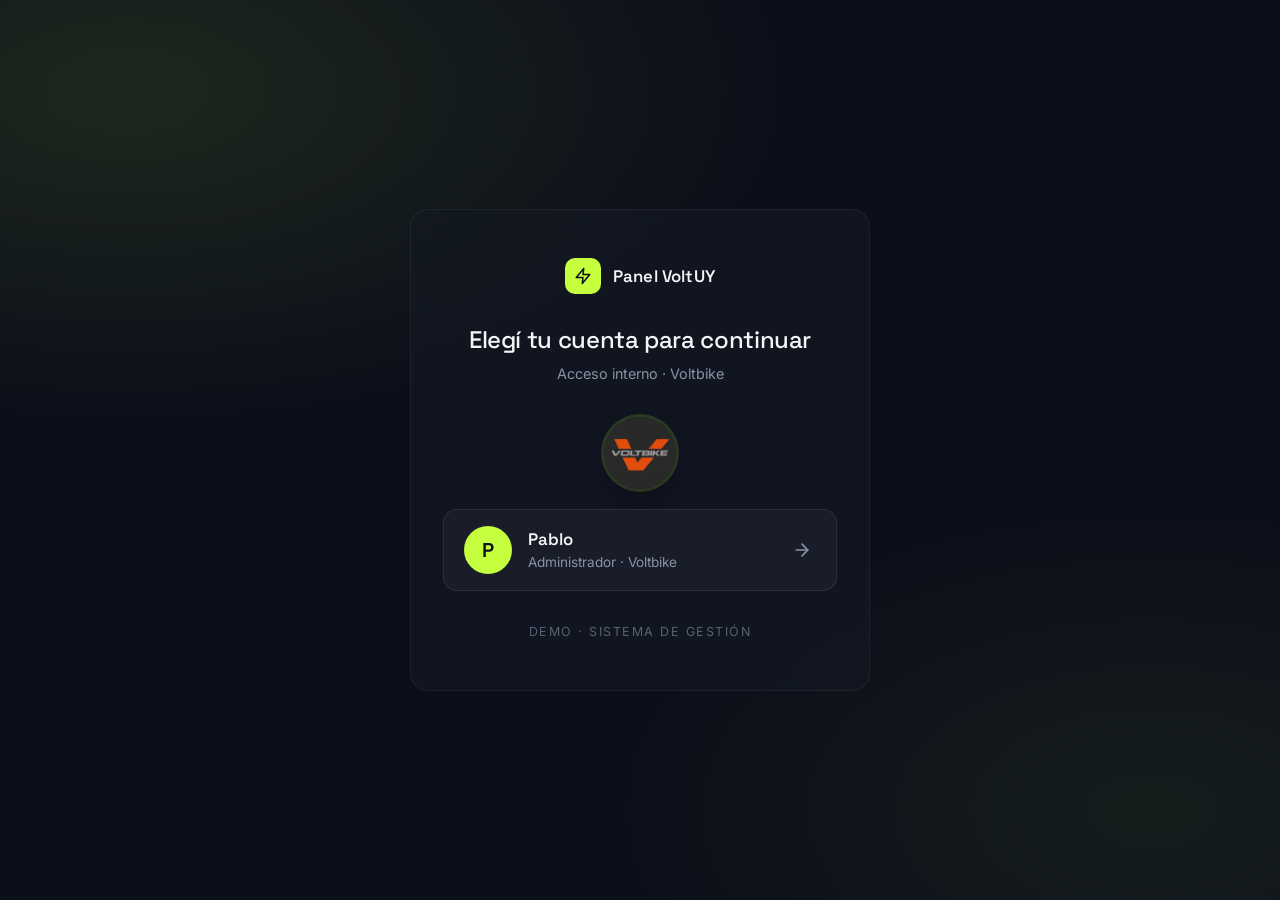
<file: index.html>
<!DOCTYPE html>
<html lang="es">
<head>
  <meta charset="UTF-8" />
  <meta name="viewport" content="width=device-width, initial-scale=1.0" />
  <meta name="robots" content="noindex, nofollow" />
  <title>Panel VoltUY · Ingresar</title>

  <link rel="preconnect" href="https://fonts.googleapis.com" />
  <link rel="preconnect" href="https://fonts.gstatic.com" crossorigin />
  <link href="https://fonts.googleapis.com/css2?family=Inter:wght@300;400;500;600;700&family=Space+Grotesk:wght@400;500;600;700&display=swap" rel="stylesheet" />

  <link rel="stylesheet" href="styles.css" />
</head>
<body class="login-body">

  <main class="login">
    <div class="login__brand">
      <div class="login__logo" aria-hidden="true">
        <svg viewBox="0 0 24 24" fill="none" stroke="currentColor" stroke-width="2" stroke-linecap="round" stroke-linejoin="round">
          <polygon points="13 2 3 14 12 14 11 22 21 10 12 10 13 2" />
        </svg>
      </div>
      <p class="login__tag">Panel VoltUY</p>
    </div>

    <h1 class="login__title">Elegí tu cuenta para continuar</h1>
    <p class="login__sub">Acceso interno · Voltbike</p>

    <div class="login__photo" aria-hidden="true">
      <img src="VOLTALOGO.png" alt="" />
    </div>

    <button type="button" class="user-tile" id="loginPablo">
      <div class="user-tile__avatar">P</div>
      <div class="user-tile__info">
        <p class="user-tile__name">Pablo</p>
        <p class="user-tile__role">Administrador · Voltbike</p>
      </div>
      <span class="user-tile__arrow" aria-hidden="true">
        <svg viewBox="0 0 24 24" fill="none" stroke="currentColor" stroke-width="2" stroke-linecap="round" stroke-linejoin="round">
          <path d="M5 12h14" />
          <path d="m12 5 7 7-7 7" />
        </svg>
      </span>
    </button>

    <p class="login__foot">Demo · Sistema de gestión</p>
  </main>

  <script>
    document.getElementById('loginPablo').addEventListener('click', function () {
      try { localStorage.setItem('voltUser', 'Pablo'); } catch (e) {}
      window.location.href = 'panel.html';
    });
  </script>

</body>
</html>
</file>
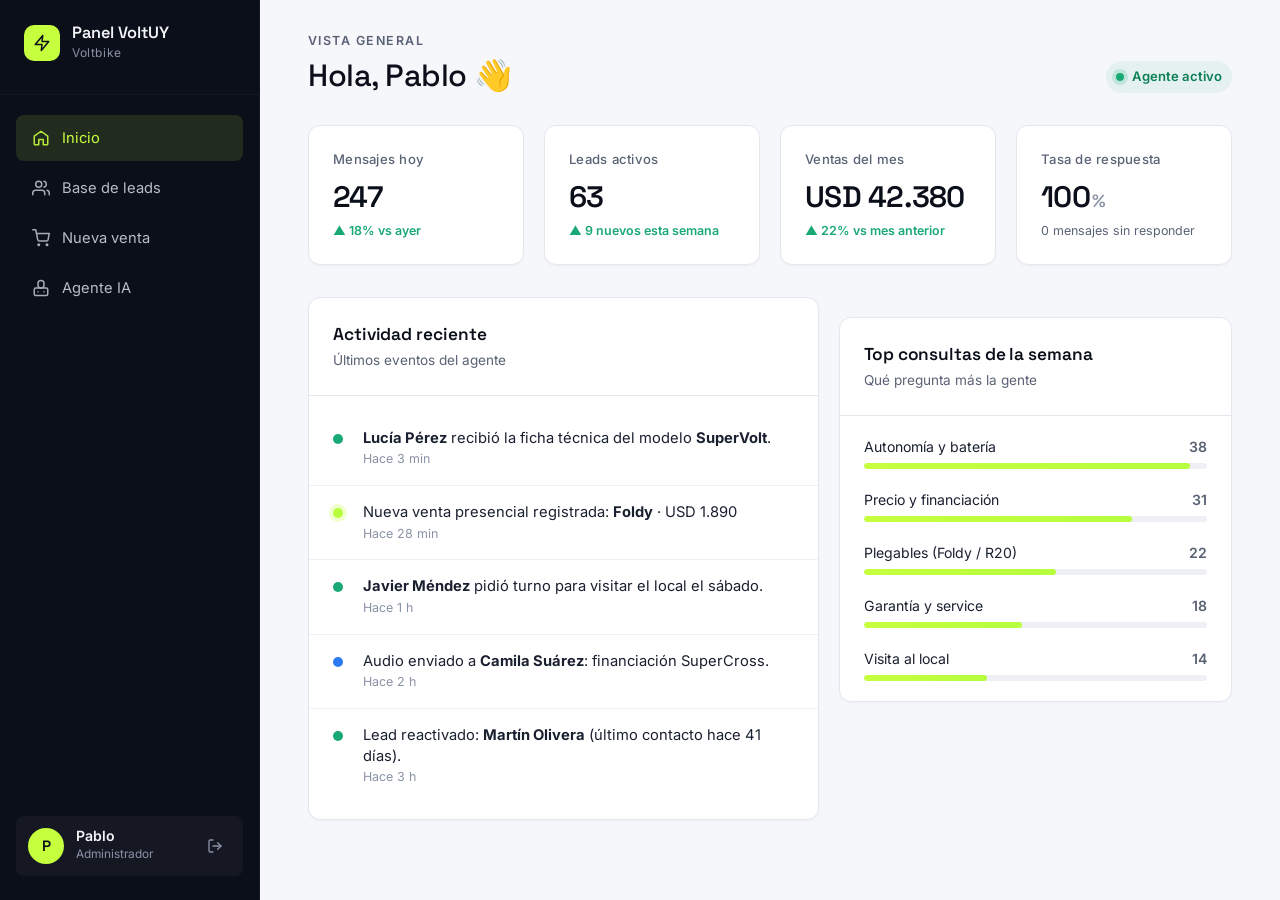
<file: panel.html>
<!DOCTYPE html>
<html lang="es">
<head>
  <meta charset="UTF-8" />
  <meta name="viewport" content="width=device-width, initial-scale=1.0" />
  <meta name="robots" content="noindex, nofollow" />
  <title>Panel VoltUY</title>

  <link rel="preconnect" href="https://fonts.googleapis.com" />
  <link rel="preconnect" href="https://fonts.gstatic.com" crossorigin />
  <link href="https://fonts.googleapis.com/css2?family=Inter:wght@300;400;500;600;700&family=Space+Grotesk:wght@400;500;600;700&display=swap" rel="stylesheet" />

  <link rel="stylesheet" href="styles.css" />
</head>
<body class="app-body">

  <!-- ============================================================
       LAYOUT
       ============================================================ -->
  <div class="app">

    <!-- ============== SIDEBAR ============== -->
    <aside class="sidebar">
      <div class="sidebar__brand">
        <div class="sidebar__logo" aria-hidden="true">
          <svg viewBox="0 0 24 24" fill="none" stroke="currentColor" stroke-width="2" stroke-linecap="round" stroke-linejoin="round">
            <polygon points="13 2 3 14 12 14 11 22 21 10 12 10 13 2" />
          </svg>
        </div>
        <div>
          <p class="sidebar__brand-name">Panel VoltUY</p>
          <p class="sidebar__brand-sub">Voltbike</p>
        </div>
      </div>

      <nav class="nav">
        <button type="button" class="nav__item is-active" data-view="inicio">
          <svg viewBox="0 0 24 24" fill="none" stroke="currentColor" stroke-width="2" stroke-linecap="round" stroke-linejoin="round"><path d="M3 9.5 12 3l9 6.5V20a1 1 0 0 1-1 1h-5v-7h-6v7H4a1 1 0 0 1-1-1z"/></svg>
          <span>Inicio</span>
        </button>
        <button type="button" class="nav__item" data-view="leads">
          <svg viewBox="0 0 24 24" fill="none" stroke="currentColor" stroke-width="2" stroke-linecap="round" stroke-linejoin="round"><path d="M17 21v-2a4 4 0 0 0-4-4H5a4 4 0 0 0-4 4v2"/><circle cx="9" cy="7" r="4"/><path d="M23 21v-2a4 4 0 0 0-3-3.87"/><path d="M16 3.13a4 4 0 0 1 0 7.75"/></svg>
          <span>Base de leads</span>
        </button>
        <button type="button" class="nav__item" data-view="venta">
          <svg viewBox="0 0 24 24" fill="none" stroke="currentColor" stroke-width="2" stroke-linecap="round" stroke-linejoin="round"><circle cx="9" cy="21" r="1"/><circle cx="20" cy="21" r="1"/><path d="M1 1h4l2.7 13.4a2 2 0 0 0 2 1.6h9.7a2 2 0 0 0 2-1.6L23 6H6"/></svg>
          <span>Nueva venta</span>
        </button>
        <button type="button" class="nav__item" data-view="agente">
          <svg viewBox="0 0 24 24" fill="none" stroke="currentColor" stroke-width="2" stroke-linecap="round" stroke-linejoin="round"><path d="M12 2a4 4 0 0 1 4 4v2a4 4 0 0 1-8 0V6a4 4 0 0 1 4-4z"/><rect x="3" y="12" width="18" height="10" rx="2"/><path d="M8 17h.01"/><path d="M16 17h.01"/></svg>
          <span>Agente IA</span>
        </button>
      </nav>

      <div class="sidebar__foot">
        <div class="userpill" id="userPill">
          <div class="userpill__avatar">P</div>
          <div class="userpill__info">
            <p class="userpill__name" id="userName">Pablo</p>
            <p class="userpill__role">Administrador</p>
          </div>
          <button type="button" class="userpill__out" id="logoutBtn" title="Cerrar sesión">
            <svg viewBox="0 0 24 24" fill="none" stroke="currentColor" stroke-width="2" stroke-linecap="round" stroke-linejoin="round"><path d="M9 21H5a2 2 0 0 1-2-2V5a2 2 0 0 1 2-2h4"/><polyline points="16 17 21 12 16 7"/><line x1="21" y1="12" x2="9" y2="12"/></svg>
          </button>
        </div>
      </div>
    </aside>

    <!-- ============== MAIN ============== -->
    <main class="main">

      <!-- =================================================
           VIEW: INICIO
           ================================================= -->
      <section class="view is-active" data-view="inicio">
        <header class="view__head">
          <div>
            <p class="view__crumb">Vista general</p>
            <h1 class="view__title">Hola, <span id="greetName">Pablo</span> 👋</h1>
          </div>
          <div class="view__head-right">
            <span class="status status--ok"><span class="status__dot"></span> Agente activo</span>
          </div>
        </header>

        <div class="kpis">
          <article class="kpi">
            <p class="kpi__label">Mensajes hoy</p>
            <p class="kpi__value">247</p>
            <p class="kpi__delta kpi__delta--up">▲ 18% vs ayer</p>
          </article>
          <article class="kpi">
            <p class="kpi__label">Leads activos</p>
            <p class="kpi__value">63</p>
            <p class="kpi__delta kpi__delta--up">▲ 9 nuevos esta semana</p>
          </article>
          <article class="kpi">
            <p class="kpi__label">Ventas del mes</p>
            <p class="kpi__value">USD 42.380</p>
            <p class="kpi__delta kpi__delta--up">▲ 22% vs mes anterior</p>
          </article>
          <article class="kpi">
            <p class="kpi__label">Tasa de respuesta</p>
            <p class="kpi__value">100<span class="kpi__small">%</span></p>
            <p class="kpi__delta">0 mensajes sin responder</p>
          </article>
        </div>

        <div class="row">
          <article class="panel">
            <header class="panel__head">
              <h2 class="panel__title">Actividad reciente</h2>
              <p class="panel__sub">Últimos eventos del agente</p>
            </header>
            <ul class="activity">
              <li class="activity__item">
                <span class="activity__dot activity__dot--ok"></span>
                <div>
                  <p class="activity__text"><b>Lucía Pérez</b> recibió la ficha técnica del modelo <b>SuperVolt</b>.</p>
                  <p class="activity__time">Hace 3 min</p>
                </div>
              </li>
              <li class="activity__item">
                <span class="activity__dot activity__dot--sale"></span>
                <div>
                  <p class="activity__text">Nueva venta presencial registrada: <b>Foldy</b> · USD 1.890</p>
                  <p class="activity__time">Hace 28 min</p>
                </div>
              </li>
              <li class="activity__item">
                <span class="activity__dot activity__dot--ok"></span>
                <div>
                  <p class="activity__text"><b>Javier Méndez</b> pidió turno para visitar el local el sábado.</p>
                  <p class="activity__time">Hace 1 h</p>
                </div>
              </li>
              <li class="activity__item">
                <span class="activity__dot activity__dot--audio"></span>
                <div>
                  <p class="activity__text">Audio enviado a <b>Camila Suárez</b>: financiación SuperCross.</p>
                  <p class="activity__time">Hace 2 h</p>
                </div>
              </li>
              <li class="activity__item">
                <span class="activity__dot activity__dot--ok"></span>
                <div>
                  <p class="activity__text">Lead reactivado: <b>Martín Olivera</b> (último contacto hace 41 días).</p>
                  <p class="activity__time">Hace 3 h</p>
                </div>
              </li>
            </ul>
          </article>

          <article class="panel">
            <header class="panel__head">
              <h2 class="panel__title">Top consultas de la semana</h2>
              <p class="panel__sub">Qué pregunta más la gente</p>
            </header>
            <ul class="bars">
              <li>
                <div class="bars__row"><span>Autonomía y batería</span><span class="bars__n">38</span></div>
                <div class="bars__track"><div class="bars__fill" style="width: 95%"></div></div>
              </li>
              <li>
                <div class="bars__row"><span>Precio y financiación</span><span class="bars__n">31</span></div>
                <div class="bars__track"><div class="bars__fill" style="width: 78%"></div></div>
              </li>
              <li>
                <div class="bars__row"><span>Plegables (Foldy / R20)</span><span class="bars__n">22</span></div>
                <div class="bars__track"><div class="bars__fill" style="width: 56%"></div></div>
              </li>
              <li>
                <div class="bars__row"><span>Garantía y service</span><span class="bars__n">18</span></div>
                <div class="bars__track"><div class="bars__fill" style="width: 46%"></div></div>
              </li>
              <li>
                <div class="bars__row"><span>Visita al local</span><span class="bars__n">14</span></div>
                <div class="bars__track"><div class="bars__fill" style="width: 36%"></div></div>
              </li>
            </ul>
          </article>
        </div>
      </section>

      <!-- =================================================
           VIEW: BASE DE LEADS
           ================================================= -->
      <section class="view" data-view="leads">
        <header class="view__head">
          <div>
            <p class="view__crumb">CRM · clientes y prospectos</p>
            <h1 class="view__title">Base de leads</h1>
          </div>
          <div class="view__head-right">
            <input type="text" class="input input--search" placeholder="Buscar por nombre o teléfono..." id="leadsSearch" />
          </div>
        </header>

        <div class="leads__stats">
          <span class="chip chip--ok">63 activos</span>
          <span class="chip">128 en seguimiento</span>
          <span class="chip">42 enfriados (más de 30 días)</span>
        </div>

        <div class="table-wrap">
          <table class="table" id="leadsTable">
            <thead>
              <tr>
                <th>Cliente</th>
                <th>Teléfono</th>
                <th>Estado</th>
                <th>Producto de interés</th>
                <th>Última interacción</th>
                <th class="ta-right">Acción</th>
              </tr>
            </thead>
            <tbody id="leadsBody"><!-- populated by JS --></tbody>
          </table>
        </div>
      </section>

      <!-- =================================================
           VIEW: NUEVA VENTA
           ================================================= -->
      <section class="view" data-view="venta">
        <header class="view__head">
          <div>
            <p class="view__crumb">Cargar venta presencial</p>
            <h1 class="view__title">Nueva venta</h1>
          </div>
        </header>

        <p class="view__lede">
          Registrá una venta que se cerró en el local. Los datos se suman a la base de clientes y disparan el flujo de posventa.
        </p>

        <form class="form" id="ventaForm">
          <div class="form__grid">
            <div class="field">
              <label for="vName">Nombre completo</label>
              <input id="vName" name="nombre" type="text" required placeholder="Ej: Pablo Rodríguez" />
            </div>
            <div class="field">
              <label for="vPhone">Número de teléfono</label>
              <input id="vPhone" name="telefono" type="tel" required placeholder="+598 99 ..." />
            </div>
          </div>

          <div class="field">
            <label>Productos comprados</label>
            <p class="field__hint">Marcá uno o varios. El total se calcula solo.</p>
            <div class="products" id="products"><!-- populated by JS --></div>
          </div>

          <div class="form__foot">
            <div class="total">
              <span class="total__label">Total</span>
              <span class="total__amount">USD <span id="vTotal">0</span></span>
            </div>
            <button type="submit" class="btn btn--primary btn--lg">
              Registrar venta
              <svg viewBox="0 0 24 24" fill="none" stroke="currentColor" stroke-width="2" stroke-linecap="round" stroke-linejoin="round"><polyline points="20 6 9 17 4 12"/></svg>
            </button>
          </div>
        </form>
      </section>

      <!-- =================================================
           VIEW: AGENTE IA
           ================================================= -->
      <section class="view" data-view="agente">
        <header class="view__head">
          <div>
            <p class="view__crumb">Configuración</p>
            <h1 class="view__title">Agente IA</h1>
          </div>
        </header>

        <article class="panel">
          <header class="panel__head panel__head--row">
            <div>
              <h2 class="panel__title">Estado</h2>
              <p class="panel__sub" id="agentSub">El agente está atendiendo el 100% de las conversaciones entrantes.</p>
            </div>
            <label class="toggle">
              <input type="checkbox" id="agentToggle" checked />
              <span class="toggle__slider" aria-hidden="true"></span>
              <span class="toggle__label" id="toggleLabel">Activo</span>
            </label>
          </header>

          <div class="agent-stats">
            <div>
              <p class="agent-stats__num">100%</p>
              <p class="agent-stats__label">Tasa de respuesta</p>
            </div>
            <div>
              <p class="agent-stats__num">8s</p>
              <p class="agent-stats__label">Tiempo de respuesta promedio</p>
            </div>
            <div>
              <p class="agent-stats__num">12</p>
              <p class="agent-stats__label">Audios enviados hoy</p>
            </div>
          </div>
        </article>

        <article class="panel">
          <header class="panel__head">
            <h2 class="panel__title">Audios pregrabados</h2>
            <p class="panel__sub">Los manda el agente en los momentos clave.</p>
          </header>
          <ul class="audios">
            <li>
              <div class="audios__info"><b>Presentación VoltUY</b> · 35s</div>
              <button class="btn btn--ghost btn--sm"><svg viewBox="0 0 24 24" fill="currentColor"><polygon points="6 4 20 12 6 20 6 4"/></svg> Reproducir</button>
            </li>
            <li>
              <div class="audios__info"><b>Financiación · planes 12 cuotas</b> · 48s</div>
              <button class="btn btn--ghost btn--sm"><svg viewBox="0 0 24 24" fill="currentColor"><polygon points="6 4 20 12 6 20 6 4"/></svg> Reproducir</button>
            </li>
            <li>
              <div class="audios__info"><b>Cómo llegar al local</b> · 22s</div>
              <button class="btn btn--ghost btn--sm"><svg viewBox="0 0 24 24" fill="currentColor"><polygon points="6 4 20 12 6 20 6 4"/></svg> Reproducir</button>
            </li>
            <li>
              <div class="audios__info"><b>Garantía y service</b> · 41s</div>
              <button class="btn btn--ghost btn--sm"><svg viewBox="0 0 24 24" fill="currentColor"><polygon points="6 4 20 12 6 20 6 4"/></svg> Reproducir</button>
            </li>
          </ul>
        </article>
      </section>

    </main>
  </div>

  <!-- Toast -->
  <div class="toast" id="toast" aria-live="polite"></div>

  <script src="app.js"></script>
</body>
</html>
</file>
<file: styles.css>
/* ============================================================
   Panel VoltUY — demo
   ============================================================ */

:root {
  /* color — paleta cohesiva con la propuesta */
  --ink:        #0B0F1A;
  --ink-2:      #1A2030;
  --muted:      #5A6275;
  --muted-2:    #8A92A6;
  --line:       #E5E7EE;
  --line-2:     #EEF0F5;
  --bg:         #F6F7FB;
  --surface:    #FFFFFF;
  --dark:       #0B0F1A;
  --dark-2:     #141926;

  --accent:     #C6FF3D;
  --accent-2:   #B6FE3E;
  --accent-ink: #0B0F1A;

  --ok:         #19A974;
  --warn:       #E0A92A;
  --bad:        #D9445A;
  --info:       #2D7BF4;

  /* type */
  --font-display: "Space Grotesk", system-ui, sans-serif;
  --font-body:    "Inter", system-ui, sans-serif;

  /* spacing */
  --s-1: 0.25rem;
  --s-2: 0.5rem;
  --s-3: 0.75rem;
  --s-4: 1rem;
  --s-5: 1.25rem;
  --s-6: 1.5rem;
  --s-7: 2rem;
  --s-8: 3rem;
  --s-9: 4rem;

  --radius:    12px;
  --radius-sm: 8px;
  --radius-lg: 18px;

  --shadow-sm: 0 1px 2px rgba(11, 15, 26, 0.04);
  --shadow:    0 4px 18px -8px rgba(11, 15, 26, 0.12);
  --shadow-lg: 0 24px 60px -28px rgba(11, 15, 26, 0.25);

  --ease: cubic-bezier(0.22, 0.61, 0.36, 1);
}

* , *::before, *::after { box-sizing: border-box; }
html, body { margin: 0; padding: 0; }
body {
  font-family: var(--font-body);
  font-size: 0.9375rem;
  line-height: 1.5;
  color: var(--ink);
  background: var(--bg);
  -webkit-font-smoothing: antialiased;
  -moz-osx-font-smoothing: grayscale;
}
button { font: inherit; cursor: pointer; }
input, textarea, select { font: inherit; }
ul { list-style: none; padding: 0; margin: 0; }
h1, h2, h3, p { margin: 0; }
svg { display: block; }

::selection { background: var(--accent); color: var(--accent-ink); }

/* ============================================================
   LOGIN
   ============================================================ */
.login-body {
  min-height: 100vh;
  background:
    radial-gradient(1200px 600px at 10% 10%, rgba(198, 255, 61, 0.10), transparent 55%),
    radial-gradient(900px 500px at 90% 90%, rgba(198, 255, 61, 0.06), transparent 60%),
    var(--dark);
  color: #F4F5F8;
  display: grid;
  place-items: center;
  padding: var(--s-7);
}
.login {
  width: 100%;
  max-width: 460px;
  padding: var(--s-8) var(--s-7);
  background: rgba(20, 25, 38, 0.6);
  backdrop-filter: blur(10px);
  border: 1px solid rgba(255, 255, 255, 0.06);
  border-radius: var(--radius-lg);
  text-align: center;
}
.login__brand { display: inline-flex; align-items: center; gap: var(--s-3); margin-bottom: var(--s-7); }
.login__logo {
  width: 36px; height: 36px;
  display: inline-flex; align-items: center; justify-content: center;
  background: var(--accent); color: var(--accent-ink);
  border-radius: 10px;
}
.login__logo svg { width: 18px; height: 18px; }
.login__tag {
  font-family: var(--font-display);
  font-size: 1.05rem;
  font-weight: 600;
  letter-spacing: 0.01em;
}
.login__title {
  font-family: var(--font-display);
  font-size: 1.5rem;
  font-weight: 500;
  letter-spacing: -0.015em;
  line-height: 1.2;
  margin-bottom: var(--s-2);
}
.login__sub { color: #8A92A6; font-size: 0.9rem; margin-bottom: var(--s-7); }
.login__photo {
  width: 72px;
  height: 72px;
  min-width: 72px;
  min-height: 72px;
  max-width: 72px;
  max-height: 72px;
  margin: 0 auto var(--s-5);
  border-radius: 50%;
  overflow: hidden;
  background: #1A2030;
  box-shadow:
    0 0 0 3px rgba(198, 255, 61, 0.16),
    0 10px 24px -10px rgba(0, 0, 0, 0.5);
  display: flex;
  align-items: center;
  justify-content: center;
  flex-shrink: 0;
}
.login__photo img {
  width: 72px;
  height: 72px;
  max-width: 72px;
  max-height: 72px;
  object-fit: cover;
  display: block;
}
.user-tile {
  width: 100%;
  display: grid;
  grid-template-columns: 48px 1fr 24px;
  gap: var(--s-4);
  align-items: center;
  padding: var(--s-4) var(--s-5);
  background: rgba(255, 255, 255, 0.04);
  border: 1px solid rgba(255, 255, 255, 0.08);
  border-radius: 14px;
  color: #F4F5F8;
  text-align: left;
  transition: background 0.2s var(--ease), border-color 0.2s var(--ease), transform 0.2s var(--ease);
}
.user-tile:hover {
  background: rgba(198, 255, 61, 0.08);
  border-color: rgba(198, 255, 61, 0.4);
  transform: translateY(-1px);
}
.user-tile__avatar {
  width: 48px; height: 48px;
  display: inline-flex; align-items: center; justify-content: center;
  background: var(--accent); color: var(--accent-ink);
  border-radius: 50%;
  font-family: var(--font-display);
  font-weight: 600;
  font-size: 1.25rem;
}
.user-tile__name { font-family: var(--font-display); font-weight: 600; font-size: 1.05rem; }
.user-tile__role { color: #8A92A6; font-size: 0.85rem; }
.user-tile__arrow { color: #8A92A6; display: inline-flex; }
.user-tile__arrow svg { width: 20px; height: 20px; }
.user-tile:hover .user-tile__arrow { color: var(--accent); }
.login__foot { margin-top: var(--s-7); color: #5A6275; font-size: 0.78rem; letter-spacing: 0.12em; text-transform: uppercase; }

/* ============================================================
   APP LAYOUT
   ============================================================ */
.app-body { min-height: 100vh; background: var(--bg); }
.app {
  display: grid;
  grid-template-columns: 260px 1fr;
  min-height: 100vh;
}

/* sidebar */
.sidebar {
  background: var(--dark);
  color: #F4F5F8;
  display: flex;
  flex-direction: column;
  padding: var(--s-6) 0;
  border-right: 1px solid rgba(255, 255, 255, 0.04);
}
.sidebar__brand {
  display: flex;
  align-items: center;
  gap: var(--s-3);
  padding: 0 var(--s-6) var(--s-7);
  border-bottom: 1px solid rgba(255, 255, 255, 0.04);
  margin-bottom: var(--s-5);
}
.sidebar__logo {
  width: 36px; height: 36px;
  display: inline-flex; align-items: center; justify-content: center;
  background: var(--accent); color: var(--accent-ink);
  border-radius: 10px;
  flex-shrink: 0;
}
.sidebar__logo svg { width: 18px; height: 18px; }
.sidebar__brand-name { font-family: var(--font-display); font-weight: 600; font-size: 1.02rem; line-height: 1.1; }
.sidebar__brand-sub { font-size: 0.75rem; color: #8A92A6; letter-spacing: 0.05em; margin-top: 2px; }

.nav {
  flex: 1;
  display: flex;
  flex-direction: column;
  gap: var(--s-1);
  padding: 0 var(--s-4);
}
.nav__item {
  display: flex;
  align-items: center;
  gap: var(--s-3);
  padding: var(--s-3) var(--s-4);
  background: transparent;
  border: none;
  border-radius: var(--radius-sm);
  color: #B6BEC9;
  font-size: 0.92rem;
  text-align: left;
  transition: background 0.18s var(--ease), color 0.18s var(--ease);
}
.nav__item svg { width: 18px; height: 18px; flex-shrink: 0; opacity: 0.9; }
.nav__item:hover { background: rgba(255, 255, 255, 0.04); color: #F4F5F8; }
.nav__item.is-active { background: rgba(198, 255, 61, 0.12); color: var(--accent); }
.nav__item.is-active svg { color: var(--accent); }
.nav__badge {
  margin-left: auto;
  display: inline-flex;
  align-items: center;
  justify-content: center;
  min-width: 22px;
  height: 22px;
  padding: 0 6px;
  background: var(--accent);
  color: var(--accent-ink);
  border-radius: 11px;
  font-size: 0.72rem;
  font-weight: 700;
}

.sidebar__foot { padding: var(--s-5) var(--s-4) 0; }
.userpill {
  display: grid;
  grid-template-columns: 36px 1fr auto;
  gap: var(--s-3);
  align-items: center;
  padding: var(--s-3);
  background: rgba(255, 255, 255, 0.04);
  border-radius: var(--radius-sm);
}
.userpill__avatar {
  width: 36px; height: 36px;
  border-radius: 50%;
  background: var(--accent);
  color: var(--accent-ink);
  display: inline-flex;
  align-items: center;
  justify-content: center;
  font-family: var(--font-display);
  font-weight: 600;
}
.userpill__name { font-weight: 600; font-size: 0.88rem; line-height: 1.1; }
.userpill__role { color: #8A92A6; font-size: 0.74rem; margin-top: 2px; }
.userpill__out {
  background: transparent;
  border: none;
  color: #8A92A6;
  padding: var(--s-2);
  border-radius: 6px;
  display: inline-flex;
}
.userpill__out svg { width: 16px; height: 16px; }
.userpill__out:hover { color: var(--accent); background: rgba(255, 255, 255, 0.04); }

/* main */
.main {
  padding: var(--s-7) var(--s-8);
  overflow-x: auto;
}

/* ============================================================
   VIEW
   ============================================================ */
.view { display: none; animation: fadeIn 0.25s var(--ease); }
.view.is-active { display: block; }
@keyframes fadeIn {
  from { opacity: 0; transform: translateY(6px); }
  to   { opacity: 1; transform: none; }
}

.view__head {
  display: flex;
  align-items: end;
  justify-content: space-between;
  gap: var(--s-5);
  margin-bottom: var(--s-7);
  flex-wrap: wrap;
}
.view__crumb {
  font-size: 0.78rem;
  letter-spacing: 0.12em;
  text-transform: uppercase;
  color: var(--muted);
  margin-bottom: var(--s-2);
  font-weight: 600;
}
.view__title {
  font-family: var(--font-display);
  font-size: clamp(1.6rem, 2.4vw, 2.1rem);
  font-weight: 500;
  letter-spacing: -0.015em;
  line-height: 1.1;
}
.view__lede {
  color: var(--muted);
  font-size: 1rem;
  margin-bottom: var(--s-7);
  max-width: 60ch;
}

.status {
  display: inline-flex;
  align-items: center;
  gap: var(--s-2);
  padding: 6px 10px;
  background: rgba(25, 169, 116, 0.08);
  color: #0B7F55;
  border-radius: 999px;
  font-size: 0.82rem;
  font-weight: 600;
}
.status__dot {
  width: 8px; height: 8px;
  border-radius: 50%;
  background: var(--ok);
  display: inline-block;
  box-shadow: 0 0 0 4px rgba(25, 169, 116, 0.18);
  animation: pulse 2s infinite;
}
.status--ok { color: #0B7F55; }
@keyframes pulse {
  0%, 100% { box-shadow: 0 0 0 4px rgba(25, 169, 116, 0.18); }
  50%      { box-shadow: 0 0 0 6px rgba(25, 169, 116, 0.08); }
}

/* ============================================================
   KPIs
   ============================================================ */
.kpis {
  display: grid;
  grid-template-columns: repeat(4, 1fr);
  gap: var(--s-5);
  margin-bottom: var(--s-7);
}
.kpi {
  padding: var(--s-6);
  background: var(--surface);
  border: 1px solid var(--line);
  border-radius: var(--radius);
  box-shadow: var(--shadow-sm);
}
.kpi__label { color: var(--muted); font-size: 0.82rem; font-weight: 500; letter-spacing: 0.02em; }
.kpi__value {
  font-family: var(--font-display);
  font-size: 1.85rem;
  font-weight: 600;
  letter-spacing: -0.025em;
  line-height: 1.1;
  margin: var(--s-3) 0 var(--s-2);
}
.kpi__small { font-size: 0.6em; color: var(--muted-2); margin-left: 2px; }
.kpi__delta { font-size: 0.78rem; color: var(--muted); }
.kpi__delta--up { color: var(--ok); font-weight: 600; }

/* ============================================================
   Panels & rows
   ============================================================ */
.row {
  display: grid;
  grid-template-columns: 1.3fr 1fr;
  gap: var(--s-5);
  align-items: start;
}
.panel {
  background: var(--surface);
  border: 1px solid var(--line);
  border-radius: var(--radius);
  box-shadow: var(--shadow-sm);
  overflow: hidden;
}
.panel + .panel { margin-top: var(--s-5); }
.panel__head { padding: var(--s-6); border-bottom: 1px solid var(--line); }
.panel__head--row { display: flex; align-items: center; justify-content: space-between; gap: var(--s-5); }
.panel__title { font-family: var(--font-display); font-size: 1.08rem; font-weight: 600; letter-spacing: -0.005em; }
.panel__sub { color: var(--muted); font-size: 0.85rem; margin-top: 2px; }

/* activity feed */
.activity { padding: var(--s-4) 0; }
.activity__item {
  display: grid;
  grid-template-columns: 14px 1fr;
  gap: var(--s-4);
  padding: var(--s-4) var(--s-6);
  border-bottom: 1px solid var(--line-2);
}
.activity__item:last-child { border-bottom: none; }
.activity__dot {
  width: 10px; height: 10px;
  border-radius: 50%;
  background: var(--ok);
  margin-top: 6px;
}
.activity__dot--sale { background: var(--accent-2); box-shadow: 0 0 0 4px rgba(198, 255, 61, 0.25); }
.activity__dot--audio { background: var(--info); }
.activity__text { font-size: 0.92rem; line-height: 1.4; color: var(--ink-2); }
.activity__time { color: var(--muted-2); font-size: 0.78rem; margin-top: 2px; }

/* bars */
.bars { padding: var(--s-5) var(--s-6); display: flex; flex-direction: column; gap: var(--s-5); }
.bars__row { display: flex; justify-content: space-between; font-size: 0.88rem; margin-bottom: 6px; color: var(--ink-2); }
.bars__n { font-weight: 600; color: var(--muted); }
.bars__track { height: 6px; background: var(--line-2); border-radius: 3px; overflow: hidden; }
.bars__fill {
  height: 100%;
  background: linear-gradient(90deg, var(--accent), var(--accent-2));
  border-radius: 3px;
}

/* ============================================================
   CONVERSACIONES
   ============================================================ */
.chats {
  display: grid;
  grid-template-columns: 320px 1fr;
  height: calc(100vh - 200px);
  min-height: 540px;
  background: var(--surface);
  border: 1px solid var(--line);
  border-radius: var(--radius);
  overflow: hidden;
  box-shadow: var(--shadow-sm);
}
.chats__list {
  border-right: 1px solid var(--line);
  overflow-y: auto;
  background: #FAFBFD;
}
.chats__search {
  position: sticky; top: 0;
  background: #FAFBFD;
  padding: var(--s-4);
  border-bottom: 1px solid var(--line);
  display: flex; align-items: center; gap: var(--s-3);
  z-index: 1;
}
.chats__search svg { width: 16px; height: 16px; color: var(--muted-2); flex-shrink: 0; }
.chats__search input {
  flex: 1;
  border: none;
  background: transparent;
  outline: none;
  font-size: 0.9rem;
}
.chat {
  width: 100%;
  display: grid;
  grid-template-columns: 44px 1fr auto;
  gap: var(--s-3);
  align-items: center;
  padding: var(--s-4);
  background: transparent;
  border: none;
  border-bottom: 1px solid var(--line-2);
  text-align: left;
  transition: background 0.15s var(--ease);
}
.chat:hover { background: rgba(0, 0, 0, 0.02); }
.chat.is-active { background: rgba(198, 255, 61, 0.10); }
.chat__avatar {
  width: 44px; height: 44px;
  border-radius: 50%;
  display: inline-flex;
  align-items: center;
  justify-content: center;
  font-family: var(--font-display);
  font-weight: 600;
  font-size: 0.95rem;
}
.chat__avatar--lg { width: 48px; height: 48px; font-size: 1.05rem; }
.chat__top { display: flex; justify-content: space-between; align-items: baseline; gap: var(--s-2); }
.chat__name { font-weight: 600; font-size: 0.92rem; color: var(--ink); }
.chat__time { font-size: 0.72rem; color: var(--muted-2); }
.chat__preview {
  font-size: 0.82rem;
  color: var(--muted);
  margin-top: 2px;
  overflow: hidden;
  text-overflow: ellipsis;
  white-space: nowrap;
}
.chat__badge {
  display: inline-flex;
  align-items: center;
  justify-content: center;
  min-width: 20px; height: 20px;
  padding: 0 6px;
  background: var(--accent);
  color: var(--accent-ink);
  border-radius: 10px;
  font-size: 0.7rem;
  font-weight: 700;
}

.chats__view { display: flex; flex-direction: column; min-width: 0; }
.chats__head {
  display: flex; align-items: center; justify-content: space-between;
  padding: var(--s-4) var(--s-6);
  border-bottom: 1px solid var(--line);
  gap: var(--s-4);
}
.chats__head-info { display: flex; align-items: center; gap: var(--s-3); }
.chats__name { font-family: var(--font-display); font-weight: 600; font-size: 1.05rem; }
.chats__phone { font-size: 0.8rem; color: var(--muted); }
.chats__banner {
  display: flex;
  align-items: center;
  gap: var(--s-3);
  padding: var(--s-3) var(--s-6);
  background: rgba(198, 255, 61, 0.12);
  color: var(--ink);
  font-size: 0.85rem;
  border-bottom: 1px solid var(--line);
}
.chats__banner.is-paused {
  background: rgba(217, 68, 90, 0.10);
  color: #8A1E2E;
}
.chats__banner svg { width: 16px; height: 16px; flex-shrink: 0; }
.chats__stream {
  flex: 1;
  overflow-y: auto;
  padding: var(--s-5) var(--s-6);
  background:
    linear-gradient(180deg, rgba(198, 255, 61, 0.025), transparent 200px),
    #FAFBFD;
  display: flex;
  flex-direction: column;
  gap: var(--s-3);
}
.bubble {
  max-width: 70%;
  padding: var(--s-3) var(--s-4) var(--s-4);
  border-radius: 14px;
  position: relative;
  background: #fff;
  border: 1px solid var(--line);
  font-size: 0.92rem;
  line-height: 1.4;
}
.bubble--in { align-self: flex-start; }
.bubble--out {
  align-self: flex-end;
  background: var(--dark);
  color: #F4F5F8;
  border-color: var(--dark);
}
.bubble--ai { background: var(--dark); border-color: var(--dark); }
.bubble__tag {
  display: inline-block;
  font-size: 0.68rem;
  letter-spacing: 0.1em;
  text-transform: uppercase;
  color: var(--accent);
  font-weight: 700;
  margin-bottom: 4px;
}
.bubble__time {
  display: block;
  font-size: 0.68rem;
  color: var(--muted-2);
  margin-top: 4px;
}
.bubble--out .bubble__time { color: #8A92A6; }

.bubble--audio { padding: var(--s-3) var(--s-4); }
.audio {
  display: grid;
  grid-template-columns: 32px 1fr auto;
  gap: var(--s-3);
  align-items: center;
  margin: 6px 0;
}
.audio__play {
  width: 32px; height: 32px;
  border-radius: 50%;
  background: var(--accent);
  color: var(--accent-ink);
  border: none;
  display: inline-flex;
  align-items: center;
  justify-content: center;
}
.audio__play svg { width: 14px; height: 14px; }
.audio__wave { display: flex; align-items: center; gap: 2px; }
.audio__wave span {
  width: 3px;
  background: rgba(198, 255, 61, 0.6);
  border-radius: 2px;
  display: inline-block;
}
.audio__wave span:nth-child(1)  { height: 8px; }
.audio__wave span:nth-child(2)  { height: 14px; }
.audio__wave span:nth-child(3)  { height: 10px; }
.audio__wave span:nth-child(4)  { height: 18px; }
.audio__wave span:nth-child(5)  { height: 22px; }
.audio__wave span:nth-child(6)  { height: 14px; }
.audio__wave span:nth-child(7)  { height: 8px; }
.audio__wave span:nth-child(8)  { height: 16px; }
.audio__wave span:nth-child(9)  { height: 20px; }
.audio__wave span:nth-child(10) { height: 12px; }
.audio__wave span:nth-child(11) { height: 8px; }
.audio__wave span:nth-child(12) { height: 14px; }
.audio__wave span:nth-child(13) { height: 18px; }
.audio__wave span:nth-child(14) { height: 10px; }
.audio__wave span:nth-child(15) { height: 16px; }
.audio__wave span:nth-child(16) { height: 22px; }
.audio__wave span:nth-child(17) { height: 14px; }
.audio__wave span:nth-child(18) { height: 8px; }
.audio__time { color: #8A92A6; font-size: 0.78rem; }

.chats__compose {
  padding: var(--s-4) var(--s-6);
  border-top: 1px solid var(--line);
  display: flex;
  gap: var(--s-3);
  background: #fff;
}
.chats__compose input {
  flex: 1;
  padding: var(--s-3) var(--s-4);
  border: 1px solid var(--line);
  border-radius: 10px;
  outline: none;
  transition: border-color 0.15s;
}
.chats__compose input:focus { border-color: var(--ink); }

/* ============================================================
   LEADS
   ============================================================ */
.leads__stats { display: flex; gap: var(--s-3); margin-bottom: var(--s-5); flex-wrap: wrap; }
.chip {
  display: inline-flex;
  align-items: center;
  padding: 6px 12px;
  background: var(--surface);
  border: 1px solid var(--line);
  border-radius: 999px;
  font-size: 0.82rem;
  color: var(--muted);
  font-weight: 500;
}
.chip--ok { background: rgba(25, 169, 116, 0.08); color: #0B7F55; border-color: rgba(25, 169, 116, 0.18); }

.table-wrap {
  background: var(--surface);
  border: 1px solid var(--line);
  border-radius: var(--radius);
  overflow: hidden;
  box-shadow: var(--shadow-sm);
}
.table { width: 100%; border-collapse: collapse; }
.table th {
  text-align: left;
  font-size: 0.74rem;
  font-weight: 600;
  letter-spacing: 0.08em;
  text-transform: uppercase;
  color: var(--muted);
  padding: var(--s-4) var(--s-5);
  background: #FAFBFD;
  border-bottom: 1px solid var(--line);
}
.table th.ta-right { text-align: right; }
.table td {
  padding: var(--s-4) var(--s-5);
  border-bottom: 1px solid var(--line-2);
  font-size: 0.9rem;
  vertical-align: middle;
  color: var(--ink-2);
}
.table tr:last-child td { border-bottom: none; }
.table tr:hover { background: rgba(0, 0, 0, 0.015); }
.lead-name { font-weight: 600; color: var(--ink); }
.lead-sub { color: var(--muted); font-size: 0.78rem; margin-top: 2px; }
.ta-right { text-align: right; }

.tag {
  display: inline-flex;
  align-items: center;
  padding: 4px 10px;
  border-radius: 999px;
  font-size: 0.75rem;
  font-weight: 600;
}
.tag--ok    { background: rgba(25, 169, 116, 0.10); color: #0B7F55; }
.tag--warm  { background: rgba(224, 169, 42, 0.12); color: #8A6814; }
.tag--cold  { background: rgba(11, 15, 26, 0.06);  color: var(--muted); }
.tag--sold  { background: rgba(198, 255, 61, 0.22); color: #3F5C00; }

/* ============================================================
   NUEVA VENTA (form)
   ============================================================ */
.form {
  background: var(--surface);
  border: 1px solid var(--line);
  border-radius: var(--radius);
  box-shadow: var(--shadow-sm);
  padding: var(--s-7);
}
.form__grid {
  display: grid;
  grid-template-columns: 1fr 1fr;
  gap: var(--s-5);
  margin-bottom: var(--s-6);
}
.field { display: flex; flex-direction: column; gap: var(--s-2); margin-bottom: var(--s-5); }
.field label { font-size: 0.85rem; font-weight: 600; color: var(--ink); }
.field__hint { font-size: 0.8rem; color: var(--muted); margin-top: -4px; margin-bottom: var(--s-3); }
.field input[type="text"],
.field input[type="tel"] {
  padding: var(--s-3) var(--s-4);
  border: 1px solid var(--line);
  border-radius: 10px;
  background: #fff;
  outline: none;
  transition: border-color 0.15s, box-shadow 0.15s;
}
.field input:focus {
  border-color: var(--ink);
  box-shadow: 0 0 0 4px rgba(11, 15, 26, 0.05);
}

.input {
  padding: var(--s-3) var(--s-4);
  border: 1px solid var(--line);
  border-radius: 10px;
  background: #fff;
  outline: none;
  font-size: 0.9rem;
}
.input--search { min-width: 280px; }

.products {
  display: grid;
  grid-template-columns: repeat(auto-fill, minmax(220px, 1fr));
  gap: var(--s-3);
}
.product {
  display: flex;
  align-items: flex-start;
  gap: var(--s-3);
  padding: var(--s-4);
  background: #fff;
  border: 1px solid var(--line);
  border-radius: var(--radius-sm);
  cursor: pointer;
  transition: border-color 0.15s, background 0.15s;
}
.product:hover { border-color: #BFC6D2; }
.product input[type="checkbox"] { margin-top: 3px; flex-shrink: 0; accent-color: var(--ink); }
.product__body { display: flex; flex-direction: column; gap: 2px; flex: 1; }
.product__name { font-weight: 600; font-size: 0.92rem; color: var(--ink); }
.product__cat { font-size: 0.75rem; color: var(--muted-2); }
.product__price { font-family: var(--font-display); font-weight: 600; font-size: 0.95rem; color: var(--ink); margin-top: 4px; }
.product.is-selected {
  background: rgba(198, 255, 61, 0.12);
  border-color: var(--accent);
}

.form__foot {
  display: flex;
  align-items: center;
  justify-content: space-between;
  gap: var(--s-5);
  margin-top: var(--s-7);
  padding-top: var(--s-6);
  border-top: 1px solid var(--line);
  flex-wrap: wrap;
}
.total { display: flex; flex-direction: column; }
.total__label { font-size: 0.8rem; color: var(--muted); }
.total__amount {
  font-family: var(--font-display);
  font-size: 1.8rem;
  font-weight: 600;
  letter-spacing: -0.02em;
  line-height: 1;
}

/* ============================================================
   AGENT
   ============================================================ */
.toggle { display: inline-flex; align-items: center; gap: var(--s-3); cursor: pointer; }
.toggle input { position: absolute; opacity: 0; pointer-events: none; }
.toggle__slider {
  position: relative;
  width: 46px;
  height: 26px;
  background: var(--line);
  border-radius: 99px;
  transition: background 0.2s var(--ease);
}
.toggle__slider::after {
  content: "";
  position: absolute;
  top: 3px;
  left: 3px;
  width: 20px;
  height: 20px;
  background: #fff;
  border-radius: 50%;
  transition: transform 0.2s var(--ease);
  box-shadow: 0 1px 3px rgba(0, 0, 0, 0.2);
}
.toggle input:checked + .toggle__slider { background: var(--accent); }
.toggle input:checked + .toggle__slider::after { transform: translateX(20px); }
.toggle__label { font-weight: 600; font-size: 0.9rem; }

.agent-stats {
  display: grid;
  grid-template-columns: repeat(3, 1fr);
  gap: var(--s-5);
  padding: var(--s-6);
}
.agent-stats > div { padding: var(--s-4); background: #FAFBFD; border-radius: 10px; }
.agent-stats__num {
  font-family: var(--font-display);
  font-size: 1.8rem;
  font-weight: 600;
  letter-spacing: -0.025em;
  line-height: 1.1;
}
.agent-stats__label { font-size: 0.82rem; color: var(--muted); margin-top: var(--s-2); }

.audios {
  display: flex;
  flex-direction: column;
}
.audios li {
  display: flex;
  align-items: center;
  justify-content: space-between;
  padding: var(--s-4) var(--s-6);
  border-bottom: 1px solid var(--line-2);
  gap: var(--s-4);
}
.audios li:last-child { border-bottom: none; }
.audios__info { font-size: 0.92rem; color: var(--ink-2); }

/* ============================================================
   BUTTONS
   ============================================================ */
.btn {
  display: inline-flex;
  align-items: center;
  justify-content: center;
  gap: var(--s-2);
  padding: 10px 16px;
  border: none;
  border-radius: 10px;
  font-size: 0.9rem;
  font-weight: 600;
  background: #fff;
  color: var(--ink);
  border: 1px solid var(--line);
  transition: background 0.15s, border-color 0.15s, transform 0.1s;
}
.btn:hover { background: #FAFBFD; }
.btn:active { transform: translateY(1px); }
.btn svg { width: 16px; height: 16px; }
.btn--primary {
  background: var(--accent);
  border-color: var(--accent);
  color: var(--accent-ink);
}
.btn--primary:hover { background: var(--accent-2); border-color: var(--accent-2); }
.btn--ghost { background: transparent; }
.btn--sm { padding: 6px 12px; font-size: 0.82rem; }
.btn--lg { padding: 14px 22px; font-size: 1rem; }
.btn--link {
  background: transparent;
  border: none;
  color: var(--ink);
  padding: 6px 10px;
  font-weight: 600;
  text-decoration: underline;
  text-underline-offset: 4px;
  text-decoration-color: var(--accent);
  text-decoration-thickness: 2px;
}
.btn--link:hover { background: transparent; color: var(--ink); }

/* ============================================================
   TOAST
   ============================================================ */
.toast {
  position: fixed;
  bottom: 24px;
  right: 24px;
  padding: var(--s-4) var(--s-5);
  background: var(--dark);
  color: #F4F5F8;
  border-radius: 12px;
  font-size: 0.9rem;
  font-weight: 500;
  box-shadow: var(--shadow-lg);
  transform: translateY(20px);
  opacity: 0;
  transition: transform 0.25s var(--ease), opacity 0.25s var(--ease);
  pointer-events: none;
  z-index: 100;
  display: flex;
  align-items: center;
  gap: var(--s-3);
}
.toast.is-visible {
  transform: translateY(0);
  opacity: 1;
}
.toast::before {
  content: "";
  width: 10px;
  height: 10px;
  border-radius: 50%;
  background: var(--accent);
  display: inline-block;
}

/* ============================================================
   RESPONSIVE
   ============================================================ */
@media (max-width: 1100px) {
  .row { grid-template-columns: 1fr; }
  .kpis { grid-template-columns: repeat(2, 1fr); }
  .chats { grid-template-columns: 280px 1fr; }
  .agent-stats { grid-template-columns: 1fr; }
}

@media (max-width: 820px) {
  .app { grid-template-columns: 1fr; }
  .sidebar {
    position: sticky;
    top: 0;
    flex-direction: row;
    padding: var(--s-3) var(--s-4);
    align-items: center;
    overflow-x: auto;
    border-right: none;
    border-bottom: 1px solid rgba(255, 255, 255, 0.05);
  }
  .sidebar__brand { padding: 0; border: none; margin: 0; flex-shrink: 0; margin-right: var(--s-4); }
  .nav { flex-direction: row; flex: 1; padding: 0; gap: 4px; }
  .nav__item { white-space: nowrap; padding: 8px 12px; }
  .nav__item span:not(.nav__badge) { display: none; }
  .nav__badge { margin: 0; }
  .sidebar__foot { padding: 0; margin-left: auto; flex-shrink: 0; }
  .userpill { padding: 4px 8px; grid-template-columns: 28px auto auto; gap: 8px; }
  .userpill__avatar { width: 28px; height: 28px; font-size: 0.85rem; }
  .userpill__info { display: none; }

  .main { padding: var(--s-5) var(--s-4); }
  .kpis { grid-template-columns: 1fr 1fr; }
  .form__grid { grid-template-columns: 1fr; }
  .chats { grid-template-columns: 1fr; height: auto; }
  .chats__list { max-height: 220px; }
}
</file>
